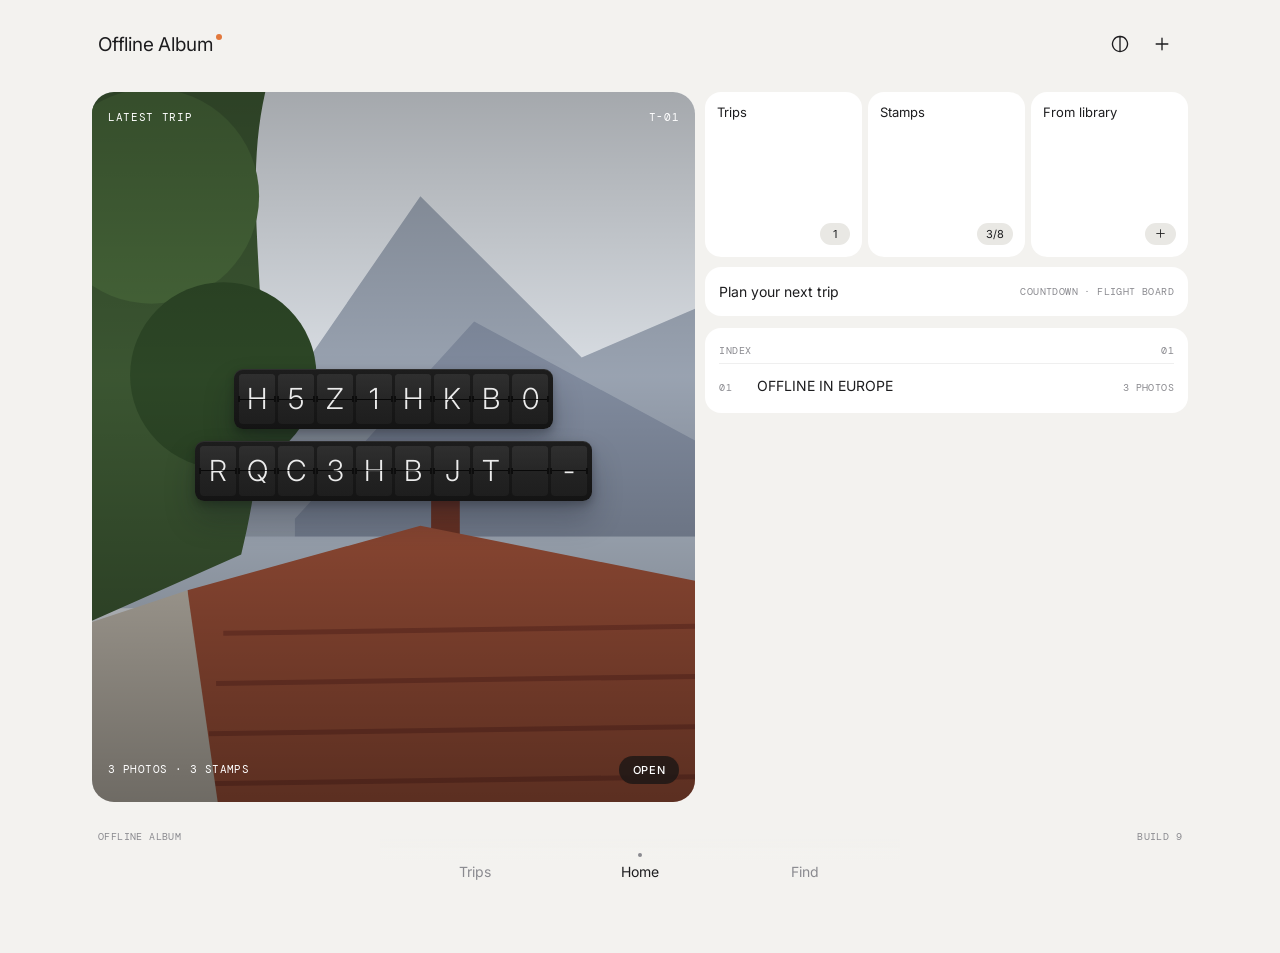
<file: index.html>
<!doctype html>
<html lang="en">
<head>
<meta charset="utf-8">
<meta name="viewport" content="width=device-width, initial-scale=1, viewport-fit=cover">
<title>Offline Album</title>
<meta name="description" content="Scrapbooks for the trips you were offline for.">
<meta name="theme-color" content="#f4f2ee">
<meta name="apple-mobile-web-app-capable" content="yes">
<meta name="apple-mobile-web-app-status-bar-style" content="black-translucent">
<meta name="apple-mobile-web-app-title" content="Offline Album">
<link rel="manifest" href="manifest.webmanifest">
<link rel="icon" href="icon.svg" type="image/svg+xml">
<link rel="apple-touch-icon" href="apple-touch-icon.png">
<link rel="preconnect" href="https://fonts.googleapis.com">
<link rel="preconnect" href="https://fonts.gstatic.com" crossorigin>
<link href="https://fonts.googleapis.com/css2?family=Cedarville+Cursive&family=DM+Mono:wght@300;400&family=Inter:wght@300;400;500;600&display=swap" rel="stylesheet">
<link rel="stylesheet" href="styles.css">
</head>
<body>
<div id="app"></div>
<div id="trail" aria-hidden="true"></div>
<div id="toast" class="toast glass" role="status" hidden></div>
<input id="filePick" type="file" accept="image/*" multiple hidden>

<dialog id="titleDialog" class="sheet">
  <form method="dialog">
    <span class="mono tag">01 · TRIP TITLE</span>
    <h2>What goes on the board?</h2>
    <label><span class="mono">TOP LINE</span><input name="l1" maxlength="8" autocomplete="off" spellcheck="false"></label>
    <label><span class="mono">BOTTOM LINE</span><input name="l2" maxlength="10" autocomplete="off" spellcheck="false"></label>
    <p class="mono small">Letters and numbers only. 8 and 10 spaces.</p>
    <div class="actions"><button value="cancel" class="pill ghost">Cancel</button><button value="ok" class="pill solid">Flip it</button></div>
  </form>
</dialog>

<dialog id="captionDialog" class="sheet">
  <form method="dialog">
    <span class="mono tag">02 · CAPTION</span>
    <h2>Label this photo</h2>
    <label><input name="caption" maxlength="28" autocomplete="off" placeholder="Fuji at sunrise"></label>
    <div class="actions"><button value="cancel" class="pill ghost">Cancel</button><button value="ok" class="pill solid">Save</button></div>
  </form>
</dialog>

<dialog id="journeyDialog" class="sheet wide">
  <form method="dialog">
    <span class="mono tag">04 · JOURNEY</span>
    <h2>When are you going?</h2>
    <div class="fields">
      <label><span class="mono">DESTINATION</span><input name="place" maxlength="10" autocomplete="off" spellcheck="false" placeholder="LISBON"></label>
      <label><span class="mono">TRAVEL DATE</span><input name="date" type="date"></label>
    </div>
    <label class="check"><input type="checkbox" name="countdown" checked><span>Count down on the board until the day</span></label>

    <span class="mono tag section">FLIGHT · OPTIONAL</span>
    <div class="fields three">
      <label><span class="mono">FLIGHT</span><input name="number" maxlength="8" autocomplete="off" spellcheck="false" placeholder="TP1351"></label>
      <label><span class="mono">FROM</span><input name="from" maxlength="4" autocomplete="off" spellcheck="false" placeholder="LHR"></label>
      <label><span class="mono">TO</span><input name="to" maxlength="4" autocomplete="off" spellcheck="false" placeholder="LIS"></label>
      <label><span class="mono">DEPARTS</span><input name="departs" type="time"></label>
      <label><span class="mono">BOARDING</span><input name="boards" type="time"></label>
      <label><span class="mono">GATE</span><input name="gate" maxlength="5" autocomplete="off" spellcheck="false" placeholder="B32"></label>
    </div>
    <div class="lookup">
      <button type="button" class="pill ghost" data-act="lookup">Look up live status</button>
      <span class="mono small" id="lookupNote" role="status"></span>
    </div>
    <details>
      <summary class="mono small">Live status settings</summary>
      <p class="small muted">Live gate, delay and boarding updates come from AeroDataBox. Get a free key on RapidAPI and paste it here. It's only stored on this device.</p>
      <label><input name="apikey" type="password" autocomplete="off" spellcheck="false" placeholder="RapidAPI key"></label>
    </details>
    <div class="actions"><button value="cancel" class="pill ghost">Cancel</button><button value="ok" class="pill solid">Save</button></div>
  </form>
</dialog>

<dialog id="stampsDialog" class="sheet wide">
  <form method="dialog">
    <span class="mono tag" id="stampsTag">03 · STAMPS</span>
    <h2>Your stamps</h2>
    <p class="small muted">Tap a stamp you've earned to stick it back on the page.</p>
    <div class="stamp-grid" id="stampGrid"></div>
    <div class="actions"><button value="cancel" class="pill solid">Done</button></div>
  </form>
</dialog>

<script type="module" src="js/app.js"></script>
</body>
</html>
</file>
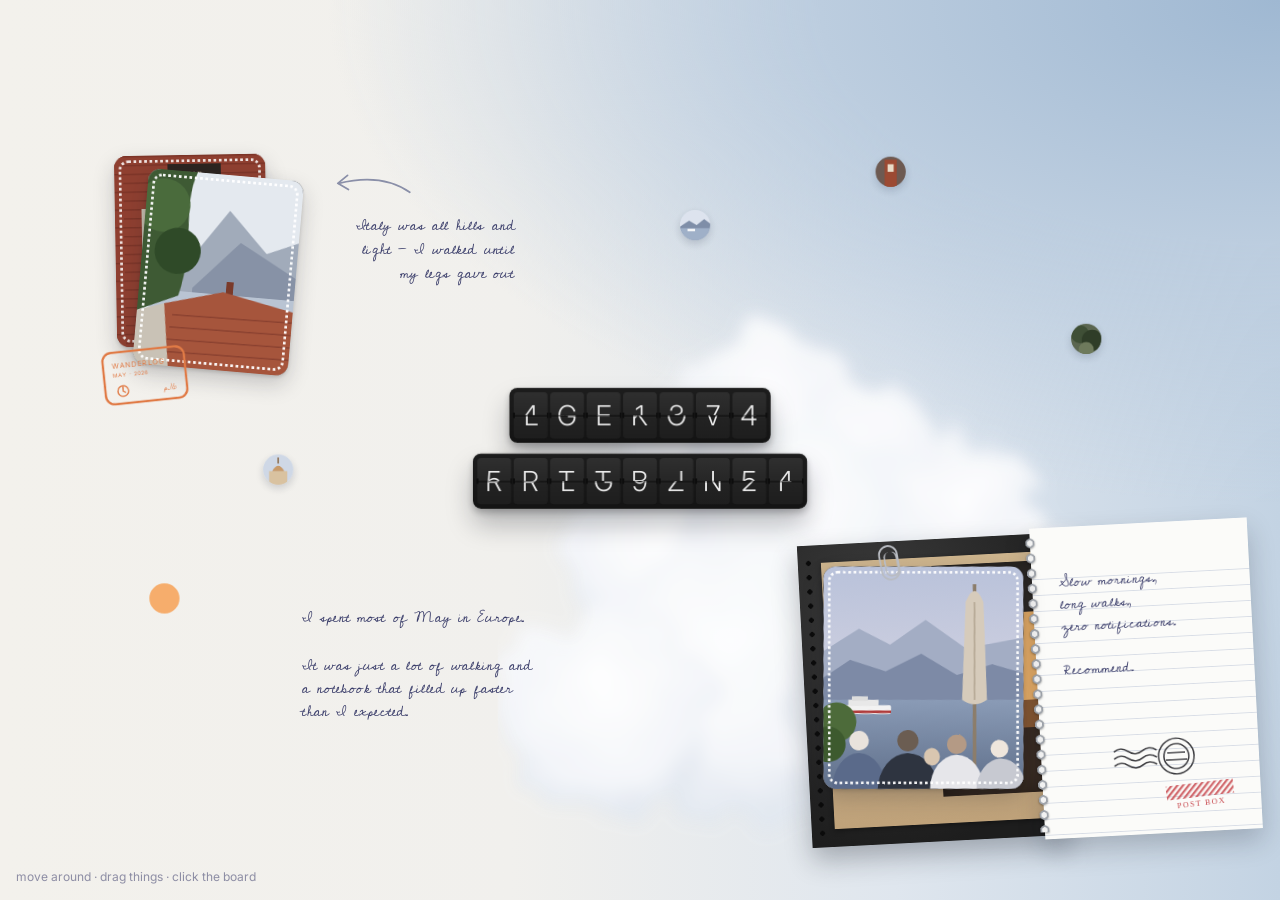
<file: demo.html>
<!doctype html>
<html lang="en">
<head>
<meta charset="utf-8">
<meta name="viewport" content="width=device-width, initial-scale=1">
<title>Offline in Europe</title>
<link rel="preconnect" href="https://fonts.googleapis.com">
<link rel="preconnect" href="https://fonts.gstatic.com" crossorigin>
<link href="https://fonts.googleapis.com/css2?family=Cedarville+Cursive&family=Inter:wght@300;400&display=swap" rel="stylesheet">
<style>
  :root {
    --paper: #f3f1ec;
    --ink: #3a3d6a;
    --flap: #262626;
    --flap-hi: #2f2f2f;
    --flap-text: #ececec;
    --orange: #e07a45;
  }
  * { box-sizing: border-box; }
  html, body { margin: 0; height: 100%; overflow: hidden; }
  body {
    background:
      radial-gradient(120% 90% at 100% 0%, #9fb8d2 0%, #bccddf 30%, rgba(220,228,236,0) 62%),
      linear-gradient(90deg, var(--paper) 0%, #f1f0ed 40%, #dfe6ee 70%, #c3d3e3 100%);
    font-family: 'Inter', system-ui, sans-serif;
    cursor: default;
    user-select: none;
    -webkit-user-select: none;
    touch-action: none;
  }

  #stage {
    position: absolute;
    left: 50%; top: 50%;
    width: 1440px; height: 900px;
    transform-origin: 50% 50%;
  }
  .abs { position: absolute; }

  /* clouds */
  #clouds { position: absolute; left: 560px; top: 280px; width: 900px; height: 620px; pointer-events: none; opacity: .95; }

  /* handwriting */
  .note {
    position: absolute;
    font-family: 'Cedarville Cursive', cursive;
    color: var(--ink);
    font-size: 17px;
    line-height: 1.55;
    white-space: pre;
    pointer-events: none;
  }

  /* draggable items */
  .drag {
    position: absolute;
    cursor: grab;
    transform: translate(var(--dx, 0px), var(--dy, 0px)) rotate(var(--r, 0deg)) scale(var(--s, 1));
    transition: transform .35s cubic-bezier(.2,.9,.3,1.2), filter .3s;
    will-change: transform;
  }
  .drag:hover { --s: 1.03; }
  .drag.dragging {
    cursor: grabbing;
    --s: 1.06;
    transition: transform .05s linear, filter .3s;
    filter: drop-shadow(0 22px 26px rgba(30,35,50,.28));
    z-index: 50 !important;
  }

  /* perforated photo */
  .photo {
    border-radius: 14px;
    overflow: hidden;
    background: #222;
    box-shadow: 0 10px 24px rgba(30,30,40,.22), 0 2px 4px rgba(0,0,0,.15);
  }
  .photo svg { display: block; width: 100%; height: 100%; }
  .photo::after {
    content: "";
    position: absolute; inset: 5px;
    border: 3px dotted rgba(255,255,255,.95);
    border-radius: 11px;
    pointer-events: none;
  }
  .photo.back { background: #7a2f22; }
  .photo.back::after { border-color: rgba(255,255,255,.85); }

  .bubble {
    width: 34px; height: 34px;
    border-radius: 50%;
    overflow: hidden;
    box-shadow: 0 4px 10px rgba(30,40,60,.18);
    animation: bob var(--t, 6s) ease-in-out infinite alternate;
  }
  .bubble svg { width: 100%; height: 100%; display: block; }
  @keyframes bob { from { translate: 0 -5px; } to { translate: 0 6px; } }

  /* flipboard */
  #board {
    position: absolute;
    left: 50%; top: 380px;
    transform: translateX(-50%);
    display: flex; flex-direction: column; align-items: center; gap: 12px;
    z-index: 20;
    cursor: pointer;
  }
  .row {
    display: flex; gap: 3px;
    padding: 5px;
    background: linear-gradient(#1d1d1d, #141414);
    border-radius: 9px;
    box-shadow:
      0 18px 30px rgba(20,25,35,.28),
      0 4px 8px rgba(0,0,0,.25),
      inset 0 1px 0 rgba(255,255,255,.08);
  }
  .cell {
    position: relative;
    width: 38px; height: 52px;
    perspective: 260px;
    font: 300 31px/52px 'Inter', sans-serif;
    color: var(--flap-text);
    text-align: center;
    letter-spacing: 0;
  }
  .cell .h, .cell .l {
    position: absolute; left: 0; right: 0;
    height: 50%;
    overflow: hidden;
    backface-visibility: hidden;
  }
  .cell .t { top: 0; border-radius: 4px 4px 0 0; background: linear-gradient(var(--flap-hi), var(--flap)); }
  .cell .b { bottom: 0; border-radius: 0 0 4px 4px; background: linear-gradient(#232323, #1e1e1e); }
  .cell span { display: block; height: 52px; }
  .cell .b span { margin-top: -26px; }
  .cell .l.t { transform-origin: 50% 100%; z-index: 2; }
  .cell .l.b { transform-origin: 50% 0%; transform: rotateX(90deg); z-index: 2; }
  .cell::after {
    content: "";
    position: absolute; left: 0; right: 0; top: 50%;
    height: 1px; margin-top: -.5px;
    background: rgba(0,0,0,.75);
    box-shadow: 0 1px 0 rgba(255,255,255,.05);
    z-index: 3;
  }
  .cell::before {
    /* hinge pins */
    content: "";
    position: absolute; left: -1px; right: -1px; top: 50%;
    height: 6px; margin-top: -3px;
    background: linear-gradient(90deg, #0d0d0d 0 2px, transparent 2px calc(100% - 2px), #0d0d0d calc(100% - 2px));
    z-index: 4;
  }

  /* postcard */
  #postcard { left: 905px; top: 545px; width: 500px; height: 340px; z-index: 10; --r: -3deg; }
  .scrap {
    position: absolute; left: 0; top: 0; width: 290px; height: 340px;
    background: radial-gradient(120% 120% at 30% 20%, #3a3a3a, #1d1d1d 70%);
    box-shadow: 0 14px 28px rgba(20,25,35,.3);
  }
  .scrap .holes {
    position: absolute; left: 8px; top: 12px; bottom: 12px; width: 8px;
    background: radial-gradient(circle, #0b0b0b 2.6px, transparent 3px) 0 0 / 8px 16px repeat-y;
  }
  .kraft {
    position: absolute; left: 26px; top: 20px; width: 250px; height: 300px;
    background: linear-gradient(#cdb48d, #bfa27a);
    box-shadow: 0 2px 6px rgba(0,0,0,.35);
  }
  .glow {
    position: absolute; left: 150px; top: 30px; width: 130px; height: 260px;
    background:
      linear-gradient(90deg, rgba(0,0,0,.15), transparent 30%),
      linear-gradient(#2e2a26 0 22%, #f0b46a 22% 60%, #8a5a33 60% 72%, #3a2c22 72%);
    box-shadow: inset 0 0 30px rgba(0,0,0,.35);
  }
  .clip {
    position: absolute; left: 92px; top: 4px; width: 22px; height: 40px;
    border: 2.5px solid #b9bcc2; border-radius: 11px;
    transform: rotate(-8deg);
    z-index: 3;
  }
  .clip::after {
    content: ""; position: absolute; left: 3px; top: 6px; width: 12px; height: 26px;
    border: 2.5px solid #b9bcc2; border-radius: 7px; border-top: none;
  }
  .notebook {
    position: absolute; left: 262px; top: -6px; width: 245px; height: 350px;
    background:
      repeating-linear-gradient(transparent 0 17px, #d8dde6 17px 18px) 0 40px / 100% calc(100% - 40px) no-repeat,
      #fbfbf9;
    box-shadow: 0 14px 28px rgba(20,25,35,.22);
  }
  .notebook .rings {
    position: absolute; left: -7px; top: 8px; bottom: 8px; width: 14px;
    background: radial-gradient(circle at 50% 50%, #f2f2f2 0 3px, #9ea3aa 3.5px 5px, transparent 5.5px) 0 0 / 14px 17px repeat-y;
    filter: drop-shadow(0 1px 1px rgba(0,0,0,.35));
  }

  /* trail */
  #trail { position: fixed; inset: 0; pointer-events: none; z-index: 100; overflow: hidden; }
  .sticker {
    position: absolute; left: 0; top: 0;
    filter: drop-shadow(0 6px 8px rgba(30,30,40,.25));
    will-change: transform, opacity;
  }
  .sticker svg { display: block; width: 100%; height: 100%; }

  .hint {
    position: fixed; left: 16px; bottom: 14px;
    font: 400 12px/1.4 'Inter', sans-serif;
    color: rgba(58,61,106,.55);
    pointer-events: none;
  }
  @media (prefers-reduced-motion: reduce) {
    .bubble { animation: none; }
  }
</style>
</head>
<body>

<div id="stage">
  <!-- clouds -->
  <svg id="clouds" viewBox="0 0 900 620" aria-hidden="true">
    <defs>
      <filter id="puff" x="-30%" y="-30%" width="160%" height="160%">
        <feTurbulence type="fractalNoise" baseFrequency="0.018" numOctaves="4" seed="7" result="n"/>
        <feDisplacementMap in="SourceGraphic" in2="n" scale="70" xChannelSelector="R" yChannelSelector="G" result="d"/>
        <feGaussianBlur in="d" stdDeviation="9"/>
      </filter>
      <radialGradient id="shade" cx="50%" cy="35%" r="65%">
        <stop offset="0" stop-color="#fff"/>
        <stop offset=".7" stop-color="#f4f6fa"/>
        <stop offset="1" stop-color="#dfe6ef"/>
      </radialGradient>
    </defs>
    <g filter="url(#puff)" fill="url(#shade)">
      <circle cx="210" cy="180" r="70"/>
      <circle cx="300" cy="130" r="95"/>
      <circle cx="410" cy="170" r="80"/>
      <circle cx="180" cy="290" r="110"/>
      <circle cx="340" cy="270" r="140"/>
      <circle cx="520" cy="250" r="90"/>
      <circle cx="610" cy="320" r="70"/>
      <circle cx="260" cy="430" r="160"/>
      <circle cx="480" cy="430" r="150"/>
      <circle cx="700" cy="440" r="110"/>
      <circle cx="120" cy="470" r="120"/>
    </g>
  </svg>

  <!-- top-left photos -->
  <div class="drag photo back" style="left:130px;top:118px;width:170px;height:215px;--r:-1deg;z-index:2" data-scene="brick"></div>
  <div class="drag photo" style="left:158px;top:140px;width:175px;height:220px;--r:5deg;z-index:3" data-scene="villa"></div>

  <!-- travel stamp -->
  <div class="drag" style="left:115px;top:335px;width:96px;height:62px;--r:-6deg;z-index:4">
    <svg viewBox="0 0 96 62" width="96" height="62">
      <rect x="2" y="2" width="92" height="58" rx="10" fill="none" stroke="#e07a45" stroke-width="2.5"/>
      <text x="12" y="20" font-family="Inter" font-size="8" font-weight="400" fill="#e07a45" letter-spacing="1">WANDERLOG</text>
      <text x="12" y="30" font-family="Inter" font-size="6" fill="#e07a45" letter-spacing=".5">MAY · 2026</text>
      <circle cx="22" cy="46" r="6" fill="none" stroke="#e07a45" stroke-width="1.5"/>
      <path d="M22 41v5l3 2" stroke="#e07a45" stroke-width="1.5" fill="none"/>
      <text x="68" y="50" font-family="Cedarville Cursive" font-size="10" fill="#e07a45">p.16</text>
    </svg>
  </div>

  <!-- arrow doodle -->
  <svg class="abs" style="left:375px;top:132px;pointer-events:none" width="90" height="40" viewBox="0 0 90 40">
    <path d="M86 28 C 60 10, 30 12, 6 18" stroke="#8a8fa8" stroke-width="2" fill="none" stroke-linecap="round"/>
    <path d="M16 9 L5 18 L17 25" stroke="#8a8fa8" stroke-width="2" fill="none" stroke-linecap="round" stroke-linejoin="round"/>
  </svg>

  <div class="note" style="left:400px;top:185px;text-align:right">Italy was all hills and
light — I walked until
      my legs gave out</div>

  <div class="note" style="left:340px;top:626px">I spent most of May in Europe.

It was just a lot of walking and
a notebook that filled up faster
than I expected.</div>

  <!-- floating bubbles -->
  <div class="drag" style="left:985px;top:120px;z-index:5"><div class="bubble" style="--t:5s" data-scene="brickTall"></div></div>
  <div class="drag" style="left:765px;top:180px;z-index:5"><div class="bubble" style="--t:6.5s" data-scene="lakeTiny"></div></div>
  <div class="drag" style="left:1205px;top:308px;z-index:5"><div class="bubble" style="--t:7s" data-scene="trees"></div></div>
  <div class="drag" style="left:296px;top:455px;z-index:5"><div class="bubble" style="--t:5.5s" data-scene="dome"></div></div>
  <div class="drag" style="left:168px;top:600px;z-index:5"><div class="bubble" style="--t:8s;background:#f6ad6c;box-shadow:none"></div></div>

  <!-- postcard -->
  <div id="postcard" class="drag">
    <div class="scrap">
      <div class="holes"></div>
      <div class="kraft"></div>
      <div class="glow"></div>
      <div class="clip"></div>
      <div class="photo" style="position:absolute;left:22px;top:30px;width:225px;height:250px;transform:rotate(3deg);z-index:2" data-scene="lake"></div>
    </div>
    <div class="notebook">
      <div class="rings"></div>
      <div class="note" style="left:30px;top:50px;font-size:16px">Slow mornings,
long walks,
zero notifications.

Recommend.</div>
    </div>
    <!-- postmark + post box stamp are draggable on their own -->
    <div class="drag" data-own style="left:342px;top:232px;z-index:12;--r:0deg">
      <svg width="100" height="56" viewBox="0 0 100 56">
        <g fill="none" stroke="#3b3b3f" stroke-width="1.6">
          <path d="M2 18 q8 -6 16 0 t16 0 t16 0"/>
          <path d="M2 26 q8 -6 16 0 t16 0 t16 0"/>
          <path d="M2 34 q8 -6 16 0 t16 0 t16 0"/>
          <circle cx="72" cy="26" r="20"/>
          <circle cx="72" cy="26" r="14"/>
          <path d="M60 30 h24 M62 22 h20"/>
        </g>
      </svg>
    </div>
    <div class="drag" data-own style="left:400px;top:288px;z-index:12;--r:-4deg">
      <svg width="78" height="30" viewBox="0 0 78 30">
        <defs><pattern id="hatch" width="5" height="5" patternUnits="userSpaceOnUse" patternTransform="rotate(45)">
          <rect width="2.4" height="5" fill="#c8484e"/></pattern></defs>
        <rect x="1" y="1" width="76" height="16" fill="url(#hatch)" opacity=".85"/>
        <text x="39" y="27" text-anchor="middle" font-family="Georgia, serif" font-size="9" letter-spacing="1.5" fill="#c8484e">POST BOX</text>
      </svg>
    </div>
  </div>

  <!-- flipboard -->
  <div id="board" aria-label="Offline in Europe" role="button" tabindex="0">
    <div class="row" data-len="7"></div>
    <div class="row" data-len="9"></div>
  </div>
</div>

<div id="trail"></div>
<div class="hint">move around · drag things · click the board</div>

<script>
// ---------- scenes (all drawn, no external images) ----------
const scenes = {
  lake: `<svg viewBox="0 0 225 250" preserveAspectRatio="xMidYMid slice">
    <defs>
      <linearGradient id="lsky" x1="0" y1="0" x2="0" y2="1"><stop offset="0" stop-color="#b9c2da"/><stop offset="1" stop-color="#e3dde6"/></linearGradient>
      <linearGradient id="lwat" x1="0" y1="0" x2="0" y2="1"><stop offset="0" stop-color="#8a9bb6"/><stop offset="1" stop-color="#5f6f8a"/></linearGradient>
    </defs>
    <rect width="225" height="250" fill="url(#lsky)"/>
    <path d="M0 95 L40 70 L75 88 L115 60 L160 92 L225 80 V160 H0Z" fill="#a3adc4"/>
    <path d="M0 125 L30 105 L70 118 L110 98 L150 122 L190 110 L225 120 V165 H0Z" fill="#7d8aa6"/>
    <rect y="150" width="225" height="100" fill="url(#lwat)"/>
    <g transform="translate(18 150)"><rect x="0" y="6" width="58" height="10" rx="2" fill="#f2f2f2"/><rect x="0" y="12" width="58" height="3" fill="#b03c3c"/><rect x="10" y="0" width="34" height="7" fill="#e8e8e8"/><rect x="14" y="-4" width="18" height="5" fill="#ddd"/></g>
    <rect x="168" y="20" width="4" height="230" fill="#8c7d6a"/>
    <path d="M160 40 Q170 15 180 40 L184 150 Q170 160 156 150Z" fill="#d6cbbb"/>
    <path d="M170 40 L170 150" stroke="#b8ab98" stroke-width="2"/>
    <circle cx="15" cy="175" r="22" fill="#4d6b3a"/><circle cx="5" cy="200" r="20" fill="#3d5a2e"/>
    <g>
      <ellipse cx="40" cy="250" rx="30" ry="40" fill="#5a6a8a"/><circle cx="40" cy="196" r="11" fill="#e9e3dc"/>
      <ellipse cx="95" cy="252" rx="34" ry="42" fill="#2e3440"/><circle cx="95" cy="196" r="12" fill="#6b5d52"/>
      <ellipse cx="150" cy="250" rx="30" ry="38" fill="#e6e6ea"/><circle cx="150" cy="200" r="11" fill="#b49a85"/>
      <ellipse cx="200" cy="252" rx="28" ry="36" fill="#c7c9d1"/><circle cx="198" cy="205" r="10" fill="#efe6dc"/>
      <ellipse cx="122" cy="214" rx="9" ry="10" fill="#d9c6b0"/>
    </g>
  </svg>`,
  villa: `<svg viewBox="0 0 175 220" preserveAspectRatio="xMidYMid slice">
    <rect width="175" height="220" fill="#e4e9ef"/>
    <path d="M40 120 L95 40 L140 85 L175 70 V140 H40Z" fill="#a1abba"/>
    <path d="M60 130 L110 75 L175 110 V150 H60Z" fill="#8792a6"/>
    <rect y="135" width="175" height="20" fill="#b9c4d3"/>
    <path d="M0 0 H55 C40 40 60 80 45 140 L0 160Z" fill="#3e5a34"/>
    <circle cx="20" cy="40" r="30" fill="#4a6b3c"/><circle cx="40" cy="90" r="26" fill="#2f4a28"/>
    <rect x="98" y="120" width="8" height="22" fill="#7a3a2a"/>
    <path d="M30 150 L95 132 L175 148 V220 H30Z" fill="#a6553c"/>
    <g stroke="#8a4130" stroke-width="1.4">
      <path d="M40 162 L175 160"/><path d="M38 176 L175 174"/><path d="M36 190 L175 188"/><path d="M34 204 L175 202"/>
    </g>
    <path d="M0 160 L30 150 L40 220 H0Z" fill="#c9c2b6"/>
  </svg>`,
  brick: `<svg viewBox="0 0 170 215" preserveAspectRatio="xMidYMid slice">
    <rect width="170" height="215" fill="#8f3f30"/>
    <g fill="#7a3326">${Array.from({length:22},(_,i)=>`<rect x="${(i%2)*10}" y="${i*10}" width="170" height="1.5"/>`).join('')}</g>
    <rect x="60" y="10" width="60" height="22" fill="#2c2420"/><text x="90" y="25" text-anchor="middle" font-size="9" fill="#e8d9b5" font-family="Georgia">BAR</text>
    <rect x="30" y="60" width="40" height="70" fill="#c8c0b0"/><rect x="35" y="65" width="30" height="60" fill="#5b6470"/>
  </svg>`,
  brickTall: `<svg viewBox="0 0 40 40"><rect width="40" height="40" fill="#6d5a52"/><rect x="12" y="4" width="16" height="36" fill="#9c4a33"/><rect x="16" y="10" width="8" height="10" fill="#e9dcc8"/></svg>`,
  lakeTiny: `<svg viewBox="0 0 40 40"><rect width="40" height="40" fill="#dde3ee"/><path d="M0 22 L12 14 L22 20 L32 12 L40 18 V40 H0Z" fill="#7f8ea8"/><rect y="24" width="40" height="16" fill="#9fb0c8"/><rect x="10" y="25" width="10" height="3" fill="#fff"/></svg>`,
  trees: `<svg viewBox="0 0 40 40"><rect width="40" height="40" fill="#5b6650"/><circle cx="12" cy="14" r="12" fill="#3f4f36"/><circle cx="28" cy="22" r="14" fill="#2f3d28"/><circle cx="20" cy="34" r="10" fill="#6e7a5c"/></svg>`,
  dome: `<svg viewBox="0 0 40 40"><rect width="40" height="40" fill="#cfd8e6"/><rect x="8" y="22" width="24" height="18" fill="#d9c2a0"/><path d="M12 22 Q20 8 28 22Z" fill="#c89a6a"/><rect x="19" y="4" width="2" height="8" fill="#8a6a4a"/></svg>`,
};
document.querySelectorAll('[data-scene]').forEach(el => { el.insertAdjacentHTML('afterbegin', scenes[el.dataset.scene]); });

// ---------- stage scaling ----------
const stage = document.getElementById('stage');
let scale = 1;
function fit() {
  scale = Math.min(innerWidth / 1440, innerHeight / 900);
  if (innerWidth < innerHeight) scale = Math.min(innerWidth / 1000, innerHeight / 900);
  stage.style.transform = `translate(-50%, -50%) scale(${scale})`;
}
addEventListener('resize', fit); fit();

// ---------- split-flap board ----------
const CHARS = ' ABCDEFGHIJKLMNOPQRSTUVWXYZ0123456789';
const MESSAGES = [
  ['OFFLINE', 'IN EUROPE'],
  ['SLOW', 'MORNINGS'],
  ['LONG', 'WALKS'],
  ['NO WIFI', 'JUST SEA'],
  ['MAY', 'IN ITALY'],
];
let msgIndex = 0;
const reduceMotion = matchMedia('(prefers-reduced-motion: reduce)').matches;

const rows = [...document.querySelectorAll('.row')].map(row => {
  const cells = [];
  for (let i = 0; i < +row.dataset.len; i++) {
    const c = document.createElement('div');
    c.className = 'cell';
    c.innerHTML = '<div class="h t"><span></span></div><div class="h b"><span></span></div><div class="l t"><span></span></div><div class="l b"><span></span></div>';
    const [T, B, LT, LB] = c.querySelectorAll('div');
    const cell = { el: c, T, B, LT, LB, ch: ' ', token: 0 };
    setStatic(cell, ' ');
    row.appendChild(c);
    cells.push(cell);
  }
  return cells;
});

function setText(part, ch) { part.firstChild.textContent = ch; }
function setStatic(cell, ch) {
  cell.ch = ch;
  setText(cell.T, ch); setText(cell.B, ch); setText(cell.LT, ch); setText(cell.LB, ch);
}

function flip(cell, next, dur) {
  const prev = cell.ch;
  if (prev === next) return Promise.resolve();
  cell.ch = next;
  setText(cell.T, next);
  setText(cell.B, prev);
  setText(cell.LT, prev);
  setText(cell.LB, next);
  const down = cell.LT.animate(
    [{ transform: 'rotateX(0deg)', filter: 'brightness(1)' }, { transform: 'rotateX(-90deg)', filter: 'brightness(.55)' }],
    { duration: dur, easing: 'ease-in', fill: 'forwards' });
  return down.finished.then(() => {
    const up = cell.LB.animate(
      [{ transform: 'rotateX(90deg)', filter: 'brightness(1.4)' }, { transform: 'rotateX(0deg)', filter: 'brightness(1)' }],
      { duration: dur, easing: 'cubic-bezier(.2,1.6,.5,1)', fill: 'forwards' });
    return up.finished;
  }).then(() => {
    setText(cell.B, next);
    setText(cell.LT, next);
    down.cancel();
    cell.LB.getAnimations().forEach(a => a.cancel());
  });
}

const rand = s => s[Math.floor(Math.random() * s.length)];
async function spin(cell, target, flips, dur) {
  const token = ++cell.token;
  for (let i = 0; i < flips; i++) {
    if (token !== cell.token) return;
    await flip(cell, rand(CHARS), dur);
  }
  if (token !== cell.token) return;
  await flip(cell, target, dur * 1.4);
}

function pad(text, len) {
  const left = Math.floor((len - text.length) / 2);
  return (' '.repeat(left) + text).padEnd(len, ' ');
}

let busy = false;
function show(message, intensity = 1) {
  if (reduceMotion) {
    rows.forEach((cells, r) => { const t = pad(message[r], cells.length); cells.forEach((c, i) => setStatic(c, t[i])); });
    return Promise.resolve();
  }
  busy = true;
  const jobs = [];
  rows.forEach((cells, r) => {
    const t = pad(message[r], cells.length);
    cells.forEach((c, i) => {
      const flips = Math.round((4 + Math.random() * 6 + i * 1.4 + r * 3) * intensity);
      jobs.push(spin(c, t[i], flips, 38 + Math.random() * 18));
    });
  });
  return Promise.all(jobs).then(() => { busy = false; });
}

const board = document.getElementById('board');
board.addEventListener('pointerenter', () => { if (!busy && !dragging) show(MESSAGES[msgIndex], .7); });
function cycle() {
  msgIndex = (msgIndex + 1) % MESSAGES.length;
  board.setAttribute('aria-label', MESSAGES[msgIndex].join(' '));
  show(MESSAGES[msgIndex]);
}
board.addEventListener('click', cycle);
board.addEventListener('keydown', e => { if (e.key === 'Enter' || e.key === ' ') { e.preventDefault(); cycle(); } });
document.fonts.ready.then(() => setTimeout(() => show(MESSAGES[0], 1.4), 250));

// ---------- dragging ----------
let dragging = null;
let zTop = 30;
document.querySelectorAll('.drag').forEach(el => {
  el.addEventListener('pointerdown', e => {
    if (e.button !== 0) return;
    // inner draggables (stamps) win over the postcard
    if (el.closest('.drag') !== e.target.closest('.drag')) return;
    e.stopPropagation();
    el.setPointerCapture(e.pointerId);
    const dx = parseFloat(el.style.getPropertyValue('--dx')) || 0;
    const dy = parseFloat(el.style.getPropertyValue('--dy')) || 0;
    // nested items move in their parent's rotated frame; close enough at small angles
    dragging = { el, x0: e.clientX, y0: e.clientY, dx, dy, moved: false };
    el.classList.add('dragging');
  });
  el.addEventListener('pointermove', e => {
    if (!dragging || dragging.el !== el) return;
    const mx = (e.clientX - dragging.x0) / scale, my = (e.clientY - dragging.y0) / scale;
    if (Math.abs(mx) + Math.abs(my) > 3) dragging.moved = true;
    el.style.setProperty('--dx', dragging.dx + mx + 'px');
    el.style.setProperty('--dy', dragging.dy + my + 'px');
  });
  const end = () => {
    if (!dragging || dragging.el !== el) return;
    el.classList.remove('dragging');
    el.style.zIndex = el.hasAttribute('data-own') ? 12 : ++zTop;
    if (dragging.moved && !busy) show(MESSAGES[msgIndex], .5);
    dragging = null;
  };
  el.addEventListener('pointerup', end);
  el.addEventListener('pointercancel', end);
});

// ---------- souvenir trail ----------
const S = {
  passport: `<svg viewBox="0 0 48 64"><rect x="2" y="2" width="44" height="60" rx="3" fill="#1f2f6b"/><rect x="2" y="2" width="5" height="60" fill="#18245a"/><text x="26" y="15" text-anchor="middle" font-size="5.5" fill="#d8b660" font-family="Georgia" letter-spacing=".6">PASSPORT</text><circle cx="26" cy="36" r="10" fill="none" stroke="#d8b660" stroke-width="1.4"/><path d="M16 36h20M26 26v20M19 29q7 7 14 0M19 43q7-7 14 0" fill="none" stroke="#d8b660" stroke-width="1"/></svg>`,
  compass: `<svg viewBox="0 0 64 64"><circle cx="32" cy="32" r="29" fill="#9b6a3c"/><circle cx="32" cy="32" r="24" fill="#e8d7b4" stroke="#6e4a28" stroke-width="2"/><path d="M32 10 L36 32 L32 54 L28 32Z" fill="#6e4a28"/><path d="M10 32 L32 28 L54 32 L32 36Z" fill="#a37a4e"/><path d="M32 10 L36 32 L28 32Z" fill="#b8473a"/><circle cx="32" cy="32" r="3" fill="#3c2814"/></svg>`,
  camera: `<svg viewBox="0 0 72 52"><rect x="2" y="10" width="68" height="40" rx="5" fill="#c9c3b8"/><rect x="2" y="22" width="68" height="18" fill="#5a4e44"/><rect x="10" y="4" width="16" height="8" rx="2" fill="#b0a99c"/><circle cx="38" cy="30" r="14" fill="#2a2a2a" stroke="#a9a196" stroke-width="3"/><circle cx="38" cy="30" r="7" fill="#4a6a8a"/><circle cx="35" cy="27" r="2" fill="#cfe0f0"/><rect x="56" y="14" width="9" height="6" rx="1" fill="#eee"/></svg>`,
  globe: `<svg viewBox="0 0 56 64"><circle cx="28" cy="26" r="22" fill="#d9c9a3"/><path d="M14 16q6-4 10 2t8 2 6 8-4 10-10 2-8-8 2-10" fill="#9b8a63"/><path d="M38 34q4 2 4 8" stroke="#9b8a63" stroke-width="4" fill="none"/><circle cx="28" cy="26" r="22" fill="none" stroke="#7a5a36" stroke-width="2"/><path d="M8 40 Q28 58 48 40" stroke="#7a5a36" stroke-width="3" fill="none"/><rect x="25" y="50" width="6" height="8" fill="#7a5a36"/><rect x="16" y="58" width="24" height="5" rx="2" fill="#5a3e22"/></svg>`,
  leaf: `<svg viewBox="0 0 64 64"><path d="M8 58 Q30 40 56 6" stroke="#4a5e2a" stroke-width="2.4" fill="none"/><g fill="#6f8f3c"><path d="M20 48q-14-4-14-18 12 2 14 18z"/><path d="M28 40q-2-16 10-22 4 14-10 22z"/><path d="M36 30q12 2 20 12-14 4-20-12z"/><path d="M42 20q-4-12 4-18 6 10-4 18z"/></g><g fill="#8fb04f"><path d="M24 46q10-8 22-4-10 10-22 4z"/></g></svg>`,
  plane: `<svg viewBox="0 0 72 40"><path d="M4 20 Q36 14 66 18 Q72 20 66 22 Q36 26 4 20Z" fill="#e9ecf0" stroke="#9aa3ad"/><path d="M32 18 L20 4 h6 L44 18Z" fill="#cdd3da"/><path d="M32 22 L20 36 h6 L44 22Z" fill="#cdd3da"/><path d="M8 19 L2 10 h5 L14 19Z" fill="#cdd3da"/><g fill="#6c7a8a"><circle cx="50" cy="19" r="1.2"/><circle cx="54" cy="19" r="1.2"/><circle cx="58" cy="19" r="1.2"/></g></svg>`,
  van: `<svg viewBox="0 0 72 48"><rect x="4" y="8" width="62" height="30" rx="10" fill="#e9e1cf"/><path d="M4 26 h62 v4 q0 8-8 8 H12 q-8 0-8-8z" fill="#6c8a7a"/><rect x="12" y="13" width="12" height="9" rx="2" fill="#9fb4c4"/><rect x="28" y="13" width="12" height="9" rx="2" fill="#9fb4c4"/><rect x="44" y="13" width="14" height="9" rx="2" fill="#9fb4c4"/><circle cx="18" cy="38" r="6" fill="#2a2a2a"/><circle cx="54" cy="38" r="6" fill="#2a2a2a"/><circle cx="18" cy="38" r="2.5" fill="#aaa"/><circle cx="54" cy="38" r="2.5" fill="#aaa"/></svg>`,
  stamp: `<svg viewBox="0 0 54 64"><defs><mask id="perf"><rect width="54" height="64" fill="#fff"/><g fill="#000">${Array.from({length:9},(_,i)=>`<circle cx="${3+i*6}" cy="0" r="2.2"/><circle cx="${3+i*6}" cy="64" r="2.2"/>`).join('')}${Array.from({length:11},(_,i)=>`<circle cx="0" cy="${2+i*6}" r="2.2"/><circle cx="54" cy="${2+i*6}" r="2.2"/>`).join('')}</g></mask></defs><g mask="url(#perf)"><rect width="54" height="64" fill="#f3ead6"/><rect x="6" y="6" width="42" height="40" fill="#bcd0de"/><path d="M6 36 L18 22 L28 32 L38 18 L48 30 V46 H6Z" fill="#6c7f99"/><circle cx="38" cy="14" r="4" fill="#f0b05c"/><text x="27" y="57" text-anchor="middle" font-size="7" fill="#7a3a2a" font-family="Georgia">ITALIA</text></g></svg>`,
  polaroid: `<svg viewBox="0 0 54 62"><rect width="54" height="62" fill="#fbfaf6"/><rect x="5" y="5" width="44" height="40" fill="#c9d5e4"/><path d="M5 32 L16 22 L26 30 L36 18 L49 28 V45 H5Z" fill="#7d8ea8"/><rect x="5" y="38" width="44" height="7" fill="#91a6c0"/><rect x="12" y="39" width="10" height="3" fill="#fff"/></svg>`,
  ticket: `<svg viewBox="0 0 72 36"><path d="M2 2 H70 V13 a5 5 0 0 0 0 10 V34 H2 V23 a5 5 0 0 0 0-10Z" fill="#e8c46a"/><path d="M50 4 V32" stroke="#a5822e" stroke-dasharray="2 2"/><text x="26" y="16" text-anchor="middle" font-size="7" font-family="Georgia" fill="#5a3e16" letter-spacing=".8">TRENO</text><text x="26" y="27" text-anchor="middle" font-size="5" font-family="Inter" fill="#5a3e16">ROMA → COMO</text><text x="60" y="21" text-anchor="middle" font-size="6" font-family="Inter" fill="#5a3e16">2ª</text></svg>`,
  shell: `<svg viewBox="0 0 60 54"><path d="M30 50 L6 22 Q30 -6 54 22Z" fill="#f2d6c2"/><g stroke="#c9967a" stroke-width="1.6" fill="none"><path d="M30 50 L14 14"/><path d="M30 50 L22 8"/><path d="M30 50 L30 6"/><path d="M30 50 L38 8"/><path d="M30 50 L46 14"/></g><rect x="24" y="46" width="12" height="6" rx="2" fill="#e2bba3"/></svg>`,
  lemon: `<svg viewBox="0 0 60 50"><ellipse cx="30" cy="28" rx="22" ry="16" fill="#f1cf3c"/><ellipse cx="24" cy="23" rx="7" ry="3" fill="#f8e58a"/><path d="M8 28 q-6 0-6 0" stroke="#d9b02a" stroke-width="3"/><path d="M52 28 h5" stroke="#d9b02a" stroke-width="3"/><path d="M34 12 q10-12 22-8-6 12-22 8z" fill="#5f8a36"/></svg>`,
  espresso: `<svg viewBox="0 0 60 48"><ellipse cx="28" cy="42" rx="24" ry="5" fill="#e9e4dc"/><path d="M10 14 h36 l-4 24 q-14 6-28 0z" fill="#f6f2ec" stroke="#cfc6ba"/><ellipse cx="28" cy="14" rx="18" ry="4" fill="#5a3a22"/><path d="M45 18 q10 0 8 8-2 6-10 5" stroke="#cfc6ba" stroke-width="3" fill="none"/><path d="M22 2 q4 4 0 8M30 0 q4 4 0 8" stroke="#bfb7ad" stroke-width="1.5" fill="none"/></svg>`,
  map: `<svg viewBox="0 0 66 54"><path d="M2 6 L22 2 L44 8 L64 4 V48 L44 52 L22 46 L2 50Z" fill="#efe3c6"/><path d="M22 2 V46 M44 8 V52" stroke="#d2c19c"/><path d="M8 40 q10-14 20-10 t16-16 t14-4" stroke="#b8473a" stroke-width="1.6" stroke-dasharray="3 2" fill="none"/><circle cx="58" cy="10" r="2.6" fill="#b8473a"/><path d="M30 34 q8 4 12 0 t10 4" stroke="#7d9cbf" stroke-width="2" fill="none"/></svg>`,
  sailboat: `<svg viewBox="0 0 60 60"><path d="M30 6 V44" stroke="#6b5a48" stroke-width="2"/><path d="M32 8 L52 42 H32Z" fill="#f4efe6" stroke="#cfc6ba"/><path d="M28 14 L12 42 H28Z" fill="#e6d3b8"/><path d="M6 46 H54 L46 56 H14Z" fill="#7a4a2a"/><path d="M30 6 l8 3-8 3" fill="#b8473a"/></svg>`,
};
const SIZES = { passport: [46, 62], compass: [58, 58], camera: [68, 50], globe: [52, 60], leaf: [62, 62], plane: [74, 42], van: [70, 46], stamp: [46, 56], polaroid: [48, 56], ticket: [72, 36], shell: [54, 48], lemon: [56, 46], espresso: [56, 44], map: [64, 52], sailboat: [56, 56] };
const KINDS = Object.keys(S);

const trail = document.getElementById('trail');
let last = null, travelled = 0, kindIdx = Math.floor(Math.random() * KINDS.length);
const GAP = 34;

function spawn(x, y, angle) {
  if (trail.childElementCount > 60) trail.firstElementChild.remove();
  const kind = KINDS[kindIdx++ % KINDS.length];
  const [w, h] = SIZES[kind];
  const k = Math.max(scale, .55) * (0.85 + Math.random() * .35);
  const el = document.createElement('div');
  el.className = 'sticker';
  el.style.width = w * k + 'px';
  el.style.height = h * k + 'px';
  el.innerHTML = S[kind];
  trail.appendChild(el);
  const r = (Math.random() - .5) * 40 + angle * .15;
  const base = `translate(${x - w * k / 2}px, ${y - h * k / 2}px)`;
  const drift = `translate(${x - w * k / 2}px, ${y - h * k / 2 + 14}px)`;
  el.animate([
    { transform: `${base} rotate(${r - 30}deg) scale(0)`, opacity: 0 },
    { transform: `${base} rotate(${r + 6}deg) scale(1.12)`, opacity: 1, offset: .14 },
    { transform: `${base} rotate(${r}deg) scale(1)`, opacity: 1, offset: .26 },
    { transform: `${base} rotate(${r}deg) scale(1)`, opacity: 1, offset: .62 },
    { transform: `${drift} rotate(${r + 12}deg) scale(.3)`, opacity: 0 },
  ], { duration: 1500, easing: 'cubic-bezier(.3,.7,.4,1)', fill: 'forwards' })
    .finished.then(() => el.remove());
}

addEventListener('pointermove', e => {
  if (reduceMotion || dragging) { last = null; return; }
  if (e.pointerType === 'touch' && e.buttons === 0) return;
  const p = { x: e.clientX, y: e.clientY };
  if (last) {
    const dx = p.x - last.x, dy = p.y - last.y;
    const d = Math.hypot(dx, dy);
    travelled += d;
    if (travelled > GAP * Math.max(scale, .6)) {
      travelled = 0;
      spawn(p.x, p.y, Math.atan2(dy, dx) * 180 / Math.PI);
    }
  }
  last = p;
});
addEventListener('pointerleave', () => { last = null; });
document.addEventListener('mouseleave', () => { last = null; });
</script>
</body>
</html>
</file>
<file: styles.css>
:root {
  --bg: #f3f2ef;
  --surface: #ffffff;
  --surface-2: #e9e8e4;
  --line: rgba(29, 29, 31, .07);
  --accent: #e2783c;
  --text: #1d1d1f;
  --muted: #8a8a8f;
  --ink: #3a3d6a;
  --dot: rgba(29, 29, 31, .07);
  --glass: rgba(255, 255, 255, .82);
  --glass-hover: rgba(255, 255, 255, .96);
  --glass-border: rgba(29, 29, 31, .06);
  --glass-shadow: 0 1px 2px rgba(30, 35, 50, .06);
  --sheet: #fbfaf7;
  --field: #efede8;
  --sage: #8a9a6a;
  --pink: #e8c3c3;
  --sel: rgba(58, 61, 106, .45);
  --cw: 38px; --ch: 52px; --fs: 31px;
}
:root[data-theme="dark"] {
  --bg: #121212;
  --surface: #1c1c1c;
  --surface-2: #262626;
  --line: rgba(255, 255, 255, .08);
  --text: #f2f2f2;
  --muted: #8d8d92;
  --ink: #e6dff0;
  --dot: rgba(255, 255, 255, .07);
  --glass: rgba(34, 34, 34, .78);
  --glass-hover: rgba(52, 52, 52, .9);
  --glass-border: rgba(255, 255, 255, .08);
  --glass-shadow: 0 1px 2px rgba(0, 0, 0, .3);
  --sheet: #1e1e1e;
  --field: #2a2a2a;
  --sel: rgba(232, 195, 195, .6);
}

* { box-sizing: border-box; }
html, body { margin: 0; height: 100%; }
body {
  background: radial-gradient(var(--dot) 1px, transparent 1.3px) 0 0 / 18px 18px, var(--bg);
  color: var(--text);
  font-family: 'Inter', system-ui, sans-serif;
  -webkit-font-smoothing: antialiased;
  -webkit-tap-highlight-color: transparent;
}
body[data-view="trip"] { overflow: hidden; touch-action: none; user-select: none; -webkit-user-select: none; }
button { font: inherit; color: inherit; background: none; border: 0; cursor: pointer; padding: 0; }
.mono { font-family: 'DM Mono', ui-monospace, monospace; letter-spacing: .04em; }
.muted { color: var(--muted); }
.small { font-size: 12px; }
.tag { font-size: 11px; color: var(--muted); text-transform: uppercase; }
svg.i { width: 20px; height: 20px; fill: none; stroke: currentColor; stroke-width: 1.6; stroke-linecap: round; stroke-linejoin: round; }

/* glass controls */
.glass {
  background: var(--glass);
  -webkit-backdrop-filter: blur(18px) saturate(1.5);
  backdrop-filter: blur(18px) saturate(1.5);
  border: 1px solid var(--glass-border);
  box-shadow: var(--glass-shadow);
  color: var(--text);
}
.round { width: 46px; height: 46px; border-radius: 50%; display: grid; place-items: center; transition: background .2s, transform .2s; }
.round:hover { background: var(--glass-hover); }
.round:active { transform: scale(.94); }
.round.accent { color: var(--sage); }
.pill {
  display: inline-flex; align-items: center; gap: 10px;
  border-radius: 999px; padding: 13px 22px;
  font: 400 14px 'DM Mono', monospace; letter-spacing: .02em;
  transition: background .2s, transform .2s;
}
.pill:active { transform: scale(.97); }
.pill.solid { background: var(--text); color: var(--bg); }
.pill.ghost { border: 1px solid var(--glass-border); background: transparent; }
:root[data-theme="dark"] .pill.ghost { border-color: rgba(255,255,255,.18); }

/* ---------- flipboard ---------- */
.board { display: flex; flex-direction: column; align-items: center; gap: calc(var(--ch) * .23); cursor: pointer; }
.row {
  display: flex; gap: 3px; padding: 5px;
  background: linear-gradient(#1d1d1d, #141414);
  border-radius: 9px;
  box-shadow: 0 18px 30px rgba(20,25,35,.28), 0 4px 8px rgba(0,0,0,.25), inset 0 1px 0 rgba(255,255,255,.08);
}
:root[data-theme="dark"] .row { box-shadow: 0 18px 40px rgba(0,0,0,.6), 0 0 0 1px rgba(255,255,255,.06), inset 0 1px 0 rgba(255,255,255,.08); }
.cell {
  position: relative;
  width: var(--cw); height: var(--ch);
  perspective: 260px;
  font: 300 var(--fs)/var(--ch) 'Inter', sans-serif;
  color: #ececec; text-align: center;
}
.cell .h, .cell .l { position: absolute; left: 0; right: 0; height: 50%; overflow: hidden; backface-visibility: hidden; }
.cell .t { top: 0; border-radius: 4px 4px 0 0; background: linear-gradient(#2f2f2f, #262626); }
.cell .b { bottom: 0; border-radius: 0 0 4px 4px; background: linear-gradient(#232323, #1e1e1e); }
.cell span { display: block; height: var(--ch); }
.cell .b span { margin-top: calc(var(--ch) / -2); }
.cell .l.t { transform-origin: 50% 100%; z-index: 2; }
.cell .l.b { transform-origin: 50% 0%; transform: rotateX(90deg); z-index: 2; }
.cell::after {
  content: ""; position: absolute; left: 0; right: 0; top: 50%; height: 1px; margin-top: -.5px;
  background: rgba(0,0,0,.75); z-index: 3;
}
.cell::before {
  content: ""; position: absolute; left: -1px; right: -1px; top: 50%; height: 6px; margin-top: -3px;
  background: linear-gradient(90deg, #0d0d0d 0 2px, transparent 2px calc(100% - 2px), #0d0d0d calc(100% - 2px));
  z-index: 4;
}

/* ---------- home ---------- */
.home {
  max-width: 1120px; margin: 0 auto;
  padding: max(18px, env(safe-area-inset-top)) 16px 80px;
  display: flex; flex-direction: column; align-items: center;
}
.home-top { width: 100%; display: flex; justify-content: space-between; align-items: center; }
.home-board { margin: 56px 0 18px; --cw: 34px; --ch: 46px; --fs: 27px; }
.lede { text-align: center; font: 400 17px/1.45 'Inter'; color: var(--muted); margin: 10px 0 26px; }
.clusters {
  width: 100%; margin-top: 46px;
  display: grid; grid-template-columns: repeat(auto-fill, minmax(250px, 1fr)); gap: 30px 20px;
}
.cluster {
  position: relative; display: flex; flex-direction: column; align-items: center;
  text-decoration: none; color: inherit; padding: 8px 8px 16px; border-radius: 28px;
  transition: background .25s;
}
.cluster:hover { background: color-mix(in srgb, var(--halo) 18%, transparent); }
.blob { position: relative; width: 220px; height: 200px; }
.halo, .bubble { position: absolute; width: 98px; height: 98px; border-radius: 50%; transition: translate .5s cubic-bezier(.2,.9,.3,1.2); }
.halo { background: var(--halo); filter: blur(12px); scale: 1.38; opacity: .9; }
:root[data-theme="dark"] .halo { opacity: .45; }
.bubble { overflow: hidden; background: #ddd; box-shadow: inset 0 0 0 1px rgba(255,255,255,.4); }
.bubble img { width: 100%; height: 100%; object-fit: cover; display: block; }
.bubble.empty { display: grid; place-items: center; background: transparent; border: 1.5px dashed var(--muted); color: var(--muted); }
.p0 { left: 61px; top: 4px; } .p1 { left: 12px; top: 92px; } .p2 { left: 110px; top: 96px; }
.b1 .p0 { left: 61px; top: 50px; }
.b2 .p0 { left: 30px; top: 30px; } .b2 .p1 { left: 98px; top: 76px; }
.cluster:hover .p0 { translate: 0 -6px; }
.cluster:hover .p1 { translate: -6px 4px; }
.cluster:hover .p2 { translate: 6px 4px; }
.cluster .meta { display: flex; flex-direction: column; align-items: center; gap: 4px; margin-top: 14px; }
.cluster .num { font-size: 11px; color: var(--muted); }
.cluster strong { font: 500 17px 'Inter'; letter-spacing: .01em; }
.cluster .sub { font-size: 11px; color: var(--muted); text-transform: uppercase; }
.cluster .del {
  position: absolute; top: 6px; right: 6px; width: 34px; height: 34px;
  opacity: 0; transition: opacity .2s;
}
.cluster:hover .del, .cluster:focus-within .del { opacity: 1; }
@media (hover: none) { .cluster .del { opacity: .8; } }
.foot { width: 100%; display: flex; justify-content: space-between; margin-top: 70px; font-size: 11px; color: var(--muted); }

/* ---------- trip ---------- */
.trip { position: fixed; inset: 0; overflow: hidden; }
.trip-bg { position: absolute; inset: 0; pointer-events: none; }
.trip-bg .sky {
  position: absolute; inset: 0;
  background:
    radial-gradient(120% 90% at 100% 0%, #9fb8d2 0%, #bccddf 30%, rgba(220,228,236,0) 62%),
    linear-gradient(90deg, #f3f1ec 0%, #f1f0ed 40%, #dfe6ee 70%, #c3d3e3 100%);
  transition: opacity .5s;
}
.trip-bg .clouds { position: absolute; right: -6%; bottom: -8%; width: min(900px, 110vw); transition: opacity .5s; }
.trip-bg .glow { position: absolute; border-radius: 50%; filter: blur(80px); opacity: 0; transition: opacity .5s; }
.trip-bg .g1 { width: 50vmax; height: 50vmax; left: -15vmax; top: -15vmax; background: #b9868d; }
.trip-bg .g2 { width: 55vmax; height: 55vmax; right: -18vmax; bottom: -20vmax; background: #6f7d52; }
:root[data-theme="dark"] .trip-bg .sky, :root[data-theme="dark"] .trip-bg .clouds { opacity: 0; }
:root[data-theme="dark"] .trip-bg .glow { opacity: .45; }

.trip-top {
  position: fixed; left: 0; right: 0; top: 0; z-index: 60;
  display: grid; grid-template-columns: 46px 1fr 46px; align-items: center; gap: 12px;
  padding: max(14px, env(safe-area-inset-top)) 16px 0;
}
.trip-head { display: flex; flex-direction: column; align-items: center; gap: 3px; min-width: 0; cursor: pointer; }
.trip-head strong { font: 600 17px 'Inter'; white-space: nowrap; overflow: hidden; text-overflow: ellipsis; max-width: 100%; }
.trip-head .mono { font-size: 11px; color: var(--muted); }
.trip-top a.round { color: var(--text); }
.add-menu {
  position: absolute; right: 16px; top: calc(max(14px, env(safe-area-inset-top)) + 56px);
  border-radius: 20px; padding: 6px; display: flex; flex-direction: column; min-width: 170px;
  transform-origin: top right; animation: pop .22s cubic-bezier(.2,.9,.3,1.3);
}
.add-menu button { display: flex; align-items: center; gap: 12px; padding: 12px 14px; border-radius: 14px; font: 400 14px 'DM Mono'; }
.add-menu button:hover { background: var(--glass-hover); }
.add-menu .n { margin-left: auto; font-size: 11px; color: var(--muted); }
@keyframes pop { from { opacity: 0; scale: .85; } }

.dock {
  position: fixed; left: 50%; bottom: max(16px, env(safe-area-inset-bottom)); translate: -50% 0; z-index: 60;
  display: flex; gap: 2px; padding: 6px; border-radius: 999px;
}
.dock button {
  position: relative; display: inline-flex; align-items: center; gap: 8px;
  padding: 11px 16px; border-radius: 999px; font: 400 13px 'DM Mono';
  transition: background .2s;
}
.dock button:hover { background: var(--glass-hover); }
.dock b {
  min-width: 20px; height: 20px; padding: 0 6px; border-radius: 10px;
  background: var(--sage); color: #fff; font: 500 11px/20px 'DM Mono'; text-align: center;
}
@media (max-width: 420px) { .dock button span { display: none; } .dock button { padding: 12px 14px; } }

#stage { position: absolute; left: 50%; top: 50%; transform-origin: 50% 50%; }
#stage .board { position: absolute; left: 50%; translate: -50% -50%; z-index: 40; }

.item { position: absolute; translate: -50% -50%; rotate: var(--r, 0deg); cursor: grab; touch-action: none; transition: scale .25s cubic-bezier(.2,.9,.3,1.3); }
.item:hover { scale: 1.02; }
.item.dragging { scale: 1.06; cursor: grabbing; transition: scale .2s; }
.item.photo, .item.stamp { filter: drop-shadow(0 10px 16px rgba(20,22,35,.22)) drop-shadow(0 2px 3px rgba(0,0,0,.12)); }
.item.dragging.photo, .item.dragging.stamp { filter: drop-shadow(0 24px 30px rgba(20,22,35,.3)); }
.item.selected { outline: 1.5px dashed var(--sel); outline-offset: 10px; border-radius: 18px; }
.item svg { display: block; }

.ph { position: relative; overflow: hidden; background: #3a3a3a; }
.ph img { width: 100%; height: 100%; object-fit: cover; display: block; pointer-events: none; -webkit-user-drag: none; }
.shape-stamp { border-radius: 14px; }
.shape-stamp::after { content: ""; position: absolute; inset: 5px; border: 3px dotted rgba(255,255,255,.95); border-radius: 11px; pointer-events: none; }
.shape-rounded { border-radius: 22px; }
.shape-circle { border-radius: 50%; }
.shape-flower {
  -webkit-mask: url("data:image/svg+xml,%3Csvg xmlns='http://www.w3.org/2000/svg' viewBox='0 0 100 100' preserveAspectRatio='none'%3E%3Cpath d='M50 12C60 2 98-4 96 34C94 44 88 46 88 50C88 54 94 56 96 66C98 104 60 98 50 88C40 98 2 104 4 66C6 56 12 54 12 50C12 46 6 44 4 34C2-4 40 2 50 12Z'/%3E%3C/svg%3E") center / 100% 100% no-repeat;
  mask: url("data:image/svg+xml,%3Csvg xmlns='http://www.w3.org/2000/svg' viewBox='0 0 100 100' preserveAspectRatio='none'%3E%3Cpath d='M50 12C60 2 98-4 96 34C94 44 88 46 88 50C88 54 94 56 96 66C98 104 60 98 50 88C40 98 2 104 4 66C6 56 12 54 12 50C12 46 6 44 4 34C2-4 40 2 50 12Z'/%3E%3C/svg%3E") center / 100% 100% no-repeat;
}
.chip {
  position: absolute; left: 50%; bottom: -15px; translate: -50% 0;
  white-space: nowrap; padding: 7px 14px; border-radius: 999px;
  font: 400 13px 'Inter'; pointer-events: none;
}

.note-text {
  font-family: 'Cedarville Cursive', cursive; font-size: 20px; line-height: 30px;
  color: var(--ink); white-space: pre-wrap; min-width: 140px; max-width: 320px; padding: 4px;
  border-radius: 10px; outline: none;
}
.note-text:empty::before { content: attr(data-ph); opacity: .45; }
.note-text[contenteditable="true"], .note-text[contenteditable="plaintext-only"] {
  background: var(--glass); box-shadow: 0 0 0 1px var(--glass-border); cursor: text; user-select: text; -webkit-user-select: text;
}

.item-bar {
  position: fixed; z-index: 70; display: flex; gap: 2px; padding: 5px; border-radius: 999px;
  translate: -50% 0; animation: pop .2s cubic-bezier(.2,.9,.3,1.3);
}
.item-bar button { width: 40px; height: 40px; border-radius: 50%; display: grid; place-items: center; }
.item-bar button:hover { background: var(--glass-hover); }
.item-bar button.danger { color: #c8484e; }

/* trail */
#trail { position: fixed; inset: 0; pointer-events: none; z-index: 100; overflow: hidden; }
.sticker { position: absolute; left: 0; top: 0; filter: drop-shadow(0 6px 8px rgba(30,30,40,.25)); will-change: transform, opacity; }
.sticker svg { display: block; width: 100%; height: 100%; }
.trail-polaroid { width: 100%; height: 100%; background: #fbfaf6; padding: 7% 7% 20%; }
.trail-polaroid img { width: 100%; height: 100%; object-fit: cover; display: block; }

/* sheets */
.sheet {
  border: 0; border-radius: 28px; padding: 24px;
  width: min(420px, calc(100vw - 32px));
  background: var(--sheet); color: var(--text);
  box-shadow: 0 30px 80px rgba(0,0,0,.3);
}
.sheet.wide { width: min(560px, calc(100vw - 32px)); }
.sheet[open] { animation: pop .25s cubic-bezier(.2,.9,.3,1.2); }
.sheet::backdrop { background: rgba(10,10,15,.35); -webkit-backdrop-filter: blur(6px); backdrop-filter: blur(6px); }
.sheet h2 { font: 500 22px 'Inter'; margin: 8px 0 18px; }
.sheet label { display: flex; flex-direction: column; gap: 6px; margin-bottom: 12px; }
.sheet label .mono { font-size: 11px; color: var(--muted); }
.sheet input {
  font: 400 18px 'DM Mono', monospace; letter-spacing: .25em; text-transform: uppercase;
  background: var(--field); color: var(--text); border: 0; border-radius: 14px; padding: 14px 16px; outline: none;
}
.sheet input[name="caption"] { text-transform: none; letter-spacing: 0; font: 400 16px 'Inter'; }
.sheet input:focus { box-shadow: 0 0 0 2px var(--sage); }
.sheet .actions { display: flex; justify-content: flex-end; gap: 10px; margin-top: 18px; }
.stamp-grid { display: grid; grid-template-columns: repeat(auto-fill, minmax(104px, 1fr)); gap: 14px; margin-top: 14px; }
.stamp-grid button { display: flex; flex-direction: column; align-items: center; gap: 8px; padding: 10px 4px; border-radius: 16px; }
.stamp-grid button:not([disabled]):hover { background: var(--field); }
.stamp-grid button[disabled] { cursor: default; opacity: .7; }
.stamp-grid svg { filter: drop-shadow(0 4px 6px rgba(0,0,0,.15)); }
.stamp-grid span { font: 400 10px/1.3 'DM Mono'; color: var(--muted); text-align: center; text-transform: uppercase; }

/* toast */
.toast {
  position: fixed; left: 50%; top: calc(max(14px, env(safe-area-inset-top)) + 64px); translate: -50% 0; z-index: 120;
  display: flex; align-items: center; gap: 10px; padding: 10px 18px 10px 12px; border-radius: 999px;
  font: 400 13px 'DM Mono'; animation: pop .3s cubic-bezier(.2,.9,.3,1.3);
}
.toast .dot { width: 10px; height: 10px; border-radius: 50%; background: var(--sage); box-shadow: 0 0 0 4px color-mix(in srgb, var(--sage) 30%, transparent); }

.drop-hint {
  position: fixed; inset: 12px; z-index: 90; border-radius: 28px; border: 2px dashed var(--sage);
  display: grid; place-items: center; font: 400 15px 'DM Mono'; color: var(--text);
  background: color-mix(in srgb, var(--bg) 60%, transparent); pointer-events: none;
}

@media (prefers-reduced-motion: reduce) {
  *, *::before, *::after { animation: none !important; transition: none !important; }
}

[hidden] { display: none !important; }
.empty-hint {
  position: absolute; left: 0; right: 0; bottom: calc(max(16px, env(safe-area-inset-bottom)) + 92px);
  text-align: center; font-size: 12px; line-height: 1.7; color: var(--muted); text-transform: uppercase; pointer-events: none;
}

/* journey sheet */
.sheet .fields { display: grid; grid-template-columns: 1fr 1fr; gap: 0 12px; }
.sheet .fields.three { grid-template-columns: repeat(3, 1fr); }
@media (max-width: 460px) { .sheet .fields.three { grid-template-columns: 1fr 1fr; } }
.sheet input[type="date"], .sheet input[type="time"] { letter-spacing: .04em; font-size: 16px; min-width: 0; }
.sheet input[name="apikey"] { text-transform: none; letter-spacing: .05em; font-size: 14px; }
.sheet .fields input { min-width: 0; width: 100%; }
.sheet .check { flex-direction: row; align-items: center; gap: 10px; font-size: 14px; margin: 4px 0 18px; }
.sheet .check input { width: 18px; height: 18px; accent-color: var(--sage); padding: 0; }
.sheet .section { display: block; margin: 6px 0 10px; padding-top: 16px; border-top: 1px solid var(--field); }
.sheet .lookup { display: flex; align-items: center; gap: 12px; flex-wrap: wrap; margin: 2px 0 12px; }
.sheet .lookup .pill { padding: 10px 16px; font-size: 13px; }
#lookupNote { color: var(--sage); }
#lookupNote.error { color: #c8484e; }
.sheet details { margin-top: 4px; }
.sheet summary { cursor: pointer; color: var(--muted); padding: 4px 0; }
.sheet details p { margin: 8px 0 10px; line-height: 1.5; }
.sheet { max-height: calc(100dvh - 32px); overflow: auto; }
.cluster .soon { font-size: 11px; color: var(--sage); text-transform: uppercase; margin-top: 2px; }

/* find my holidays */
.home-actions { display: flex; flex-wrap: wrap; justify-content: center; gap: 10px; }
.imp .lead { line-height: 1.55; margin: 0 0 12px; }
.imp-tips { margin: 0 0 16px; padding-left: 18px; line-height: 1.6; }
.imp-tips b { color: var(--text); font-weight: 500; }
.imp .check { display: flex; flex-direction: row; align-items: flex-start; gap: 10px; font-size: 14px; line-height: 1.4; }
.imp .check input { width: 18px; height: 18px; margin-top: 1px; accent-color: var(--sage); flex: none; }
.imp .actions.split { justify-content: space-between; flex-wrap: wrap; }
.imp .actions.split > span { display: flex; gap: 10px; flex-wrap: wrap; }
.imp .pill[disabled] { opacity: .4; cursor: default; }
.imp .bar { height: 6px; border-radius: 3px; background: var(--field); overflow: hidden; margin: 6px 0 10px; }
.imp .bar i { display: block; height: 100%; background: var(--sage); border-radius: 3px; transition: width .2s; }
.imp-list { display: flex; flex-direction: column; gap: 6px; max-height: 52dvh; overflow: auto; margin: 0 -8px; padding: 0 8px; }
.imp-row { display: flex; align-items: center; gap: 14px; padding: 10px; border-radius: 18px; cursor: pointer; }
.imp-row:hover { background: var(--field); }
.imp-row input { width: 18px; height: 18px; accent-color: var(--sage); flex: none; }
.imp-thumbs { display: flex; flex: none; }
.imp-thumbs img { width: 44px; height: 44px; border-radius: 50%; object-fit: cover; background: var(--field); border: 2px solid var(--sheet); margin-left: -12px; }
.imp-thumbs img:first-child { margin-left: 0; }
.imp-text { display: flex; flex-direction: column; gap: 3px; min-width: 0; }
.imp-text strong { font: 500 15px 'Inter'; white-space: nowrap; overflow: hidden; text-overflow: ellipsis; }
.sheet .imp-row { flex-direction: row; margin: 0; }
#items .item { transform: scale(var(--k, 1)); }
.imp .bar.indeterminate i { width: 35%; animation: slide 1.3s ease-in-out infinite; }
@keyframes slide { from { translate: -100% 0; } to { translate: 300% 0; } }
.imp .lead b { color: var(--text); font-weight: 500; }
@media (max-width: 440px) { .home-board { --cw: 28px; --ch: 40px; --fs: 23px; margin-top: 40px; } }
.sheet .file-btn { position: relative; display: inline-flex; flex-direction: row; margin: 0; cursor: pointer; overflow: hidden; }
.sheet .file-btn input { position: absolute; inset: 0; width: 100%; height: 100%; opacity: 0; cursor: pointer; padding: 0; font-size: 16px; }
.imp-wait { margin: 0 0 6px; line-height: 1.5; color: var(--muted); }
.imp-wait b { color: var(--text); font-weight: 500; }
.imp-wait .bar { display: block; margin-bottom: 8px; }

/* ================= home: modular, editorial ================= */
body[data-view="home"] { background: var(--bg); }
.home2 {
  max-width: 560px; margin: 0 auto;
  padding: max(10px, env(safe-area-inset-top)) 12px calc(96px + env(safe-area-inset-bottom));
  display: flex; flex-direction: column; gap: 6px;
}
.bar-top { display: flex; align-items: center; justify-content: space-between; padding: 14px 6px 18px; }
.wordmark { position: relative; font: 400 19px 'Inter'; letter-spacing: -.01em; }
.wordmark i { position: absolute; right: -9px; top: 1px; width: 6px; height: 6px; border-radius: 50%; background: var(--accent); }
.bar-icons { display: flex; gap: 2px; }
.icon-btn { width: 40px; height: 40px; border-radius: 50%; display: grid; place-items: center; }
.icon-btn:hover { background: var(--surface-2); }

.hero {
  position: relative; overflow: hidden; isolation: isolate;
  height: min(68svh, 620px); min-height: 420px;
  border-radius: 22px; background: var(--surface);
  display: flex; flex-direction: column; align-items: center; justify-content: space-between;
  padding: 18px 16px;
  --cw: 26px; --ch: 36px; --fs: 21px;
}
.hero-bg { position: absolute; inset: 0; width: 100%; height: 100%; object-fit: cover; z-index: -2; transform: scale(1.04); animation: drift 24s ease-in-out infinite alternate; }
.hero.has-photo::before { content: ""; position: absolute; inset: 0; z-index: -1; background: linear-gradient(rgba(0,0,0,.28), rgba(0,0,0,.05) 40%, rgba(0,0,0,.45)); }
.hero-sky { position: absolute; inset: 0; z-index: -2;
  background: radial-gradient(120% 80% at 100% 0%, #a9bfd6, rgba(220,228,236,0) 60%), linear-gradient(160deg, #f1f0ed 30%, #dfe6ee 70%, #c3d3e3); }
:root[data-theme="dark"] .hero-sky { background: radial-gradient(80% 60% at 0% 0%, rgba(185,134,141,.45), transparent 70%), radial-gradient(80% 60% at 100% 100%, rgba(111,125,82,.45), transparent 70%), #181818; }
@keyframes drift { to { transform: scale(1.12) translate(-1.5%, -1%); } }
.hero-top, .hero-foot { position: relative; width: 100%; display: flex; justify-content: space-between; align-items: center; font-size: 11px; text-transform: uppercase; letter-spacing: .06em; }
.hero.has-photo .hero-top, .hero.has-photo .hero-foot { color: #fff; }
.hero-foot { gap: 12px; }
.hero-foot .mono { font-size: 11px; line-height: 1.4; }
.hero-board { margin-top: -10px; }
.chip-btn {
  flex: none; display: inline-flex; align-items: center; justify-content: center;
  padding: 7px 14px; border-radius: 999px; font: 500 11px 'Inter'; letter-spacing: .06em; text-transform: uppercase;
  background: rgba(20,20,20,.72); color: #fff; text-decoration: none;
  -webkit-backdrop-filter: blur(10px); backdrop-filter: blur(10px);
}

.tiles { display: grid; grid-template-columns: repeat(3, 1fr); gap: 6px; }
.tile {
  aspect-ratio: 1 / 1.05; border-radius: 16px; background: var(--surface);
  padding: 12px; display: flex; flex-direction: column; justify-content: space-between; align-items: flex-start;
  text-align: left; font: 400 13px 'Inter'; transition: transform .2s, background .2s;
}
.tile:active { transform: scale(.97); }
.tile b {
  align-self: flex-end; min-width: 30px; height: 22px; padding: 0 9px; border-radius: 11px;
  background: var(--surface-2); font: 400 11px/22px 'Inter'; text-align: center; display: grid; place-items: center;
}
.tile b svg.i { width: 13px; height: 13px; }

.plan-row {
  display: flex; justify-content: space-between; align-items: center; gap: 12px;
  background: var(--surface); border-radius: 16px; padding: 16px 14px; text-align: left; font: 400 14px 'Inter';
}
.plan-row .mono { font-size: 10px; color: var(--muted); text-transform: uppercase; }

.feature {
  position: relative; overflow: hidden; isolation: isolate; height: 220px; border-radius: 18px;
  display: flex; flex-direction: column; align-items: center; justify-content: space-between; padding: 14px;
  color: #fff; text-decoration: none; border: 3px solid var(--surface);
}
.feature img { position: absolute; inset: 0; width: 100%; height: 100%; object-fit: cover; z-index: -2; transition: transform .6s; }
.feature:hover img { transform: scale(1.04); }
.feature::before { content: ""; position: absolute; inset: 0; z-index: -1; background: rgba(0,0,0,.22); }
.feature .f-top { font-size: 11px; letter-spacing: .06em; }
.feature strong { font: 400 22px 'Inter'; letter-spacing: -.01em; text-align: center; }

.index { background: var(--surface); border-radius: 16px; padding: 6px 14px; margin-top: 2px; }
.index-head { display: flex; justify-content: space-between; font-size: 10px; color: var(--muted); text-transform: uppercase; padding: 10px 0 6px; }
.index-row {
  display: grid; grid-template-columns: 28px 1fr auto; gap: 10px; align-items: baseline;
  padding: 13px 0; border-top: 1px solid var(--line); color: inherit; text-decoration: none;
}
.index-row .mono { font-size: 10px; color: var(--muted); text-transform: uppercase; }
.index-row strong { font: 400 14px 'Inter'; white-space: nowrap; overflow: hidden; text-overflow: ellipsis; }
.foot2 { display: flex; justify-content: space-between; font-size: 10px; color: var(--muted); text-transform: uppercase; padding: 18px 6px 0; }

.tabs {
  position: fixed; left: 0; right: 0; bottom: 0; z-index: 50;
  display: grid; grid-template-columns: repeat(3, 1fr);
  padding: 10px 12px calc(14px + env(safe-area-inset-bottom));
  background: linear-gradient(transparent, var(--bg) 35%);
}
.tabs button { position: relative; padding: 14px 0 6px; font: 400 14px 'Inter'; color: var(--muted); }
.tabs button.on { color: var(--text); cursor: default; }
.tabs button.on::before { content: ""; position: absolute; left: 50%; top: 4px; width: 4px; height: 4px; margin-left: -2px; border-radius: 50%; background: var(--muted); }

/* bottom sheets */
dialog.bottom {
  position: fixed; inset: auto 0 0 0; margin: 0 auto; width: 100%; max-width: 560px; max-height: 86dvh;
  border: 0; border-radius: 24px 24px 0 0; padding: 8px 18px calc(24px + env(safe-area-inset-bottom));
  background: var(--bg); color: var(--text); overflow: auto;
}
dialog.bottom[open] { animation: rise .32s cubic-bezier(.2,.9,.3,1); }
dialog.bottom::backdrop { background: rgba(120,120,120,.45); -webkit-backdrop-filter: blur(8px); backdrop-filter: blur(8px); }
@keyframes rise { from { transform: translateY(40%); opacity: 0; } }
.grabber { width: 36px; height: 4px; border-radius: 2px; background: var(--surface-2); margin: 4px auto 14px; }
.sheet-head { position: relative; display: flex; justify-content: center; align-items: center; margin-bottom: 18px; }
.sheet-head h2 { font: 400 17px 'Inter'; margin: 0; }
.sheet-head h2 b { font: 400 10px 'Inter'; vertical-align: super; margin-left: 4px; padding: 2px 6px; border-radius: 8px; background: var(--surface-2); }
.text-btn { position: absolute; right: 0; font: 400 13px 'Inter'; color: var(--muted); padding: 6px; }
.stack-grid { display: grid; grid-template-columns: 1fr 1fr; gap: 28px 18px; padding: 6px 4px 10px; }
.stack-card { position: relative; display: flex; flex-direction: column; align-items: center; gap: 12px; min-height: 180px; justify-content: center; }
.stack-card > span { font: 400 13px 'Inter'; color: var(--muted); text-align: center; }
.stack { position: relative; display: block; width: 78%; aspect-ratio: 4 / 5; }
.stack img, .stack .empty {
  position: absolute; inset: 0; width: 100%; height: 100%; object-fit: cover; border-radius: 12px;
  box-shadow: 0 6px 16px rgba(0,0,0,.14); background: var(--surface-2);
}
.stack .l0 { rotate: -5deg; z-index: 3; }
.stack .l1 { rotate: 3deg; translate: 5px -3px; z-index: 2; filter: saturate(.7) brightness(.95); }
.stack .l2 { rotate: 7deg; translate: 9px 2px; z-index: 1; filter: saturate(.5) brightness(.9); }
.stack-card .x { position: absolute; top: 0; right: 4px; width: 32px; height: 32px; border-radius: 50%; background: var(--surface); color: #c8484e; display: grid; place-items: center; z-index: 5; box-shadow: 0 2px 6px rgba(0,0,0,.12); }
.add-round { width: 52px; height: 52px; border-radius: 50%; background: var(--surface-2); display: grid; place-items: center; }
dialog.bottom .stamp-grid { grid-template-columns: repeat(3, 1fr); }
.stamp-cell { display: flex; flex-direction: column; align-items: center; gap: 8px; padding: 8px 0; }
.stamp-cell svg { width: 70px; height: auto; filter: drop-shadow(0 4px 6px rgba(0,0,0,.12)); }
.stamp-cell span { font: 400 10px/1.3 'DM Mono'; color: var(--muted); text-align: center; text-transform: uppercase; }

/* trip page chrome: flatter, to match */
.trip-top .round, .dock { box-shadow: 0 1px 2px rgba(0,0,0,.06), 0 6px 20px rgba(0,0,0,.06); }
@media (max-width: 480px) {
  .trip-top { gap: 8px; padding-left: 12px; padding-right: 12px; }
  .round { width: 42px; height: 42px; }
  .dock { width: calc(100% - 24px); justify-content: space-between; }
  .dock button { flex: 1; justify-content: center; flex-direction: column; gap: 3px; padding: 8px 4px; font-size: 10px; }
  .dock button span { display: inline !important; }
  .dock b { position: absolute; top: 2px; right: calc(50% - 22px); min-width: 16px; height: 16px; font-size: 9px; line-height: 16px; padding: 0 4px; }
}

/* wider screens: hero on the left, modules on the right */
@media (min-width: 900px) {
  .home2 { max-width: 1120px; display: grid; grid-template-columns: 1.25fr 1fr; gap: 10px; align-content: start; padding-bottom: 110px; }
  .bar-top, .foot2 { grid-column: 1 / -1; }
  .hero { grid-row: span 5; height: calc(100vh - 190px); position: sticky; top: 16px; --cw: 36px; --ch: 50px; --fs: 29px; }
  .tabs { max-width: 520px; margin: 0 auto; }
}
dialog:focus { outline: none; }
.text-btn:focus:not(:focus-visible), .tile:focus:not(:focus-visible) { outline: none; }

/* story dump */
.seg { display: flex; gap: 4px; padding: 4px; border-radius: 999px; background: var(--surface-2); width: max-content; margin: 0 auto 16px; }
.seg button { padding: 8px 16px; border-radius: 999px; font: 400 13px 'Inter'; color: var(--muted); }
.seg button.on { background: var(--surface); color: var(--text); box-shadow: 0 1px 2px rgba(0,0,0,.08); }
.story-strip {
  display: flex; gap: 10px; overflow-x: auto; scroll-snap-type: x mandatory; padding: 4px 2px 12px;
  margin: 0 -18px; padding-left: 18px; padding-right: 18px; min-height: 48dvh; scrollbar-width: none;
}
.story-strip::-webkit-scrollbar { display: none; }
.story-strip img { height: min(48dvh, 520px); aspect-ratio: 9 / 16; border-radius: 12px; scroll-snap-align: center; flex: none; box-shadow: 0 6px 20px rgba(0,0,0,.12); background: var(--surface-2); }
.story-loading { margin: auto; font-size: 12px; color: var(--muted); text-transform: uppercase; letter-spacing: .08em; }
.story-tip { font-size: 12px; line-height: 1.5; color: var(--muted); text-align: center; margin: 6px 12px 16px; }
.story-actions { display: grid; grid-template-columns: 1fr 1.4fr; gap: 8px; }
.story-actions .pill { justify-content: center; }
.story-actions .pill.ghost { border-color: var(--line); }
</file>
